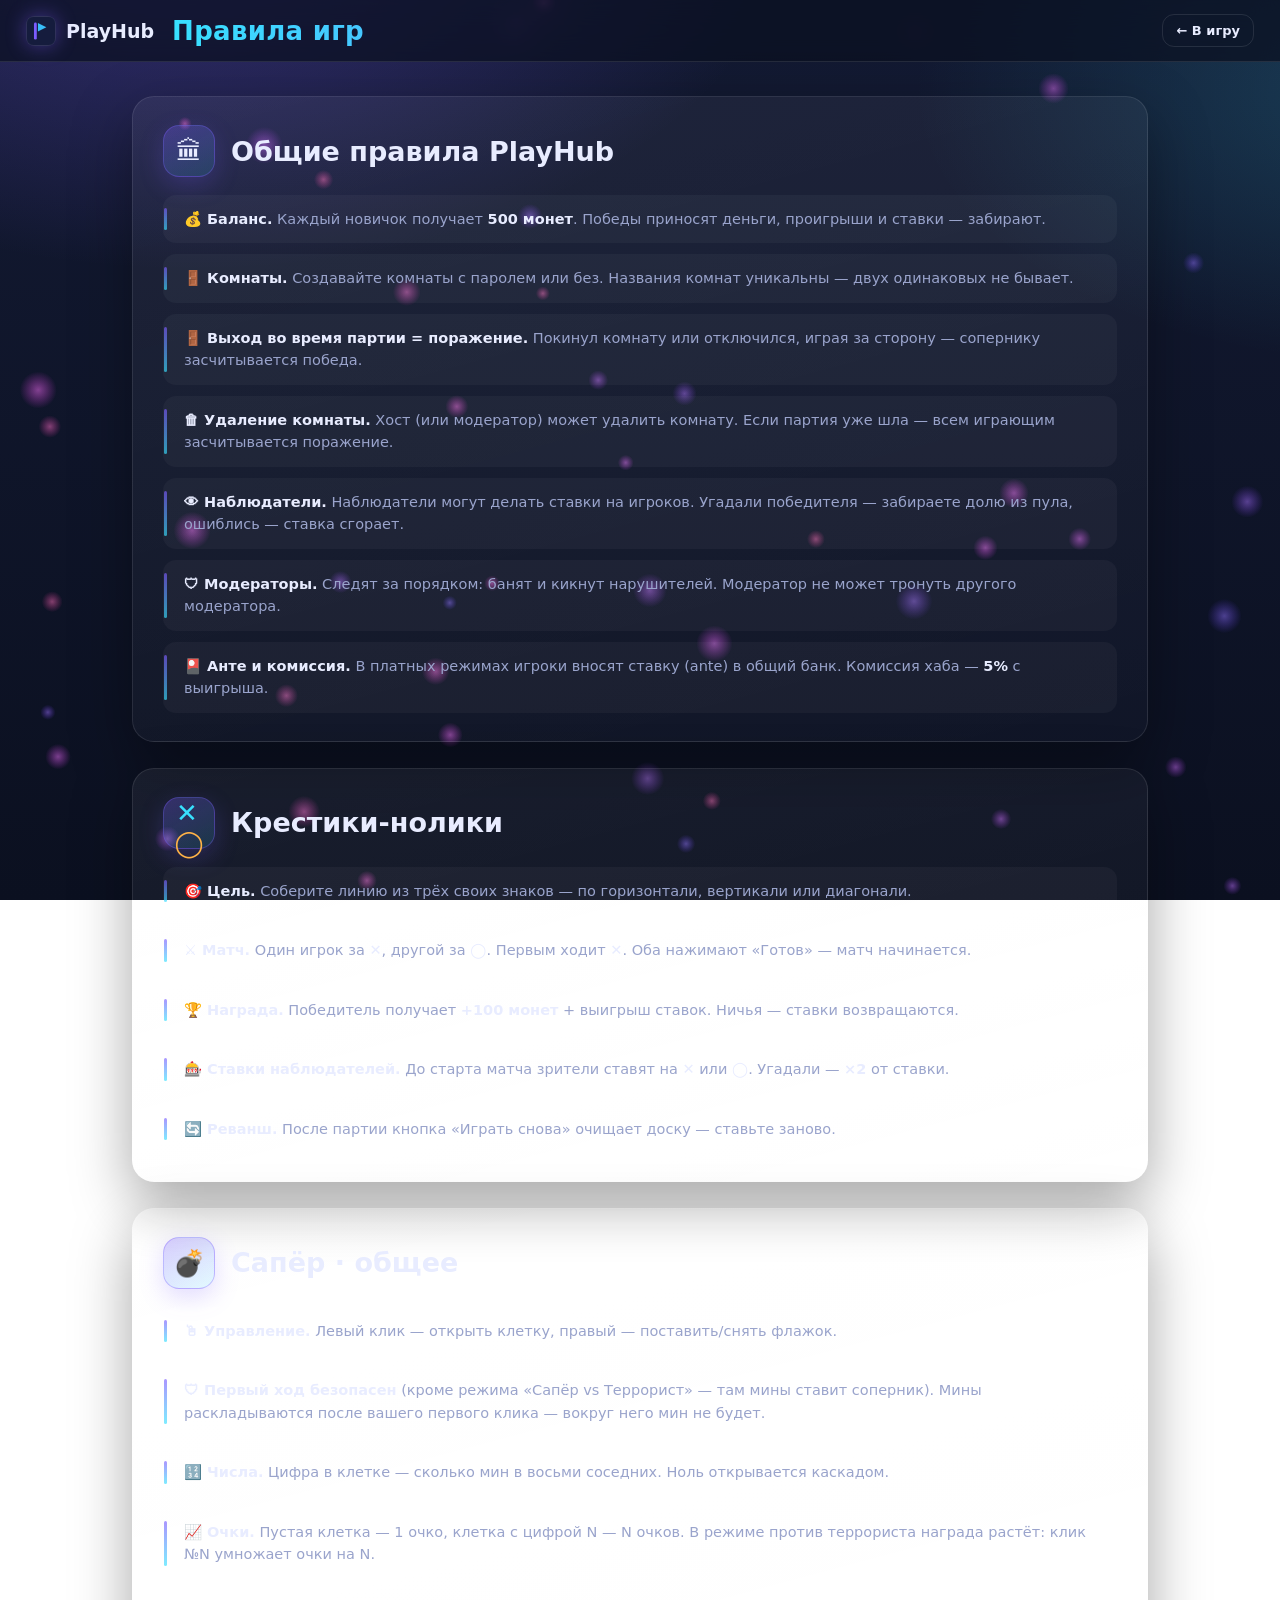
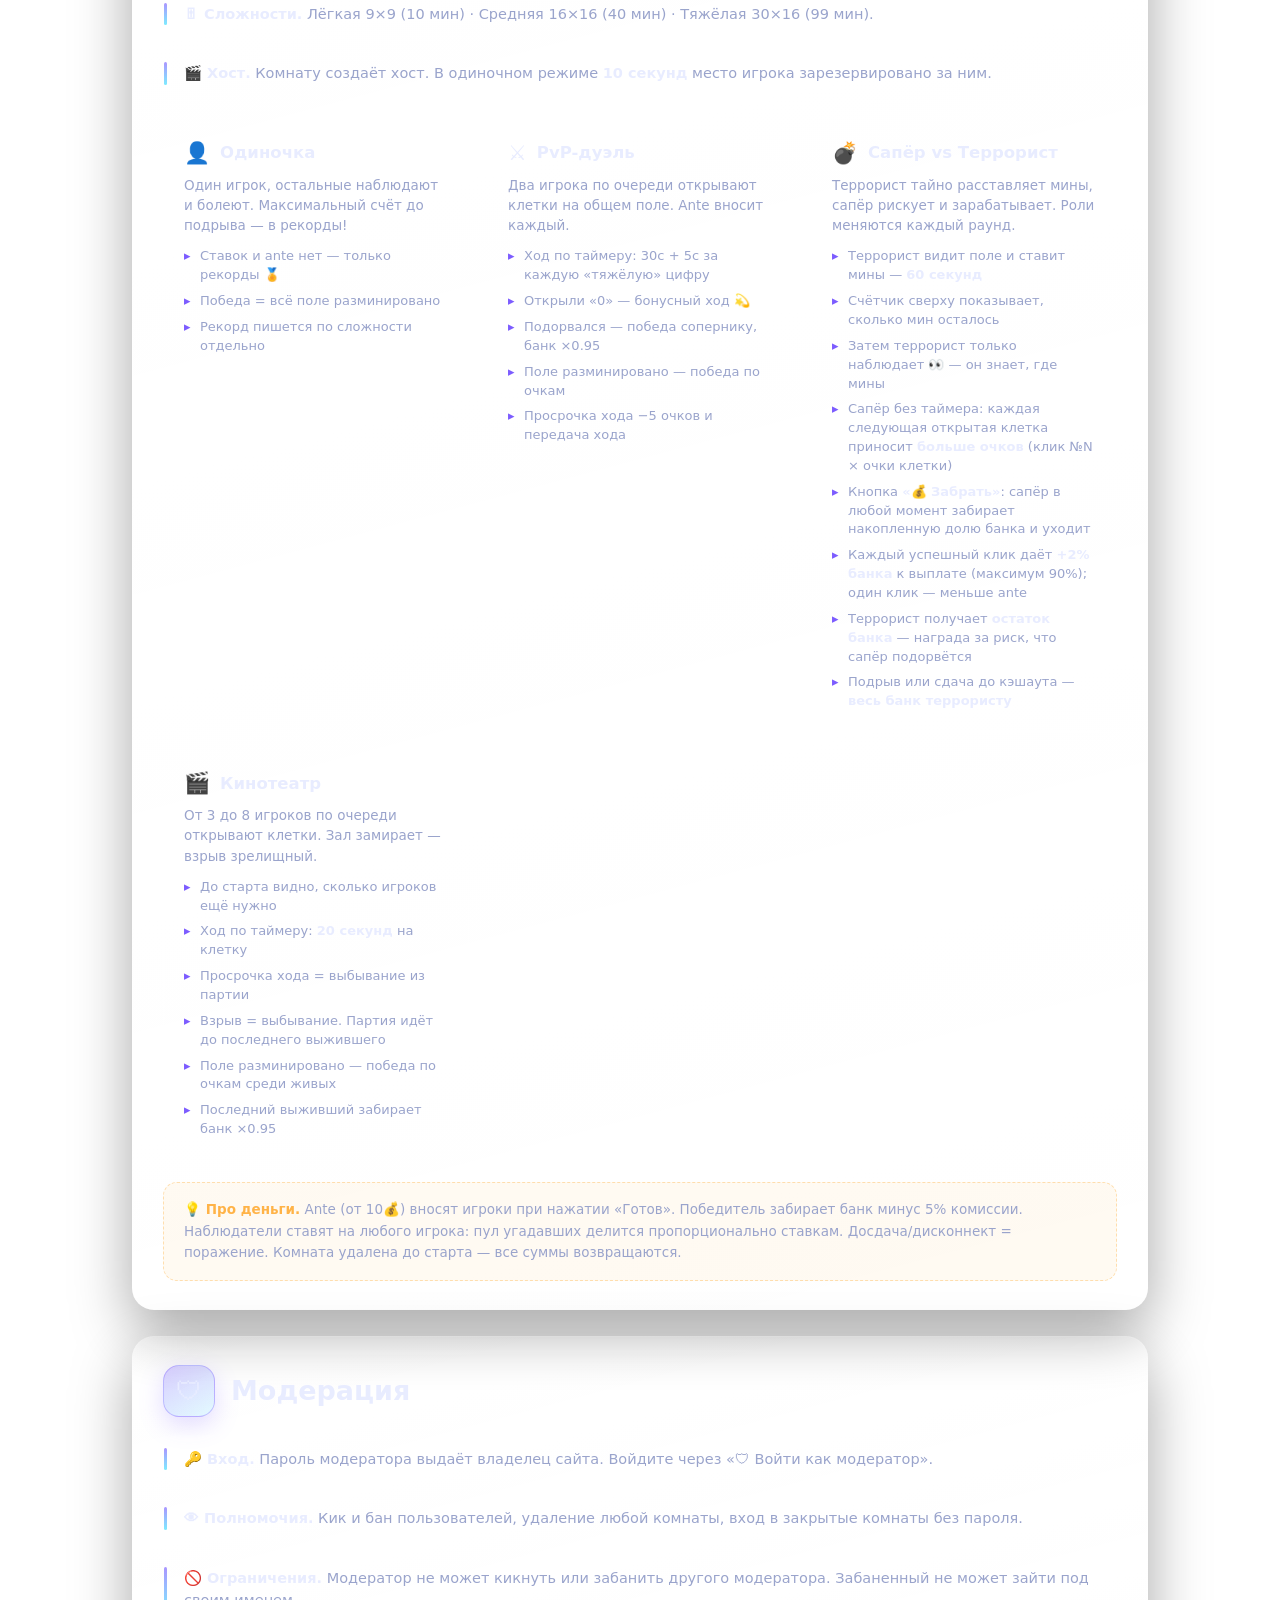
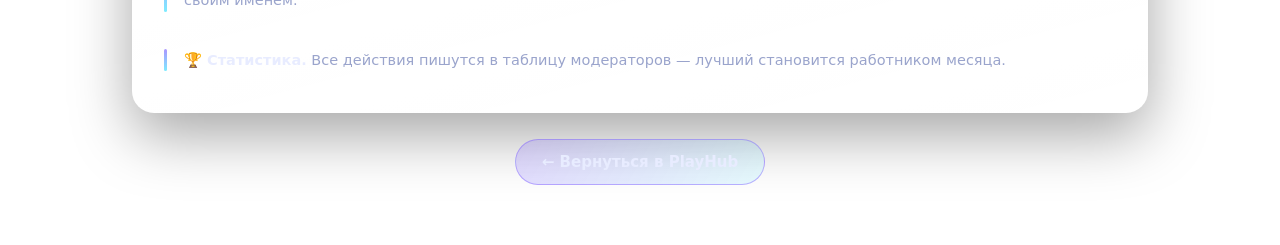
<file: wwwroot/rules.html>
<!DOCTYPE html>
<html lang="ru">
<head>
    <meta charset="utf-8" />
    <meta name="viewport" content="width=device-width, initial-scale=1" />
    <title>Правила · PlayHub</title>
    <link rel="icon" href="favicon.svg" type="image/svg+xml" />
    <link rel="stylesheet" href="css/rules.css" />
</head>
<body>

    <canvas id="bg-anim"></canvas>

    <header class="rules-topbar reveal">
        <div class="brand">
            <svg class="brand-mark" viewBox="0 0 64 64" aria-hidden="true"><rect x="1" y="1" width="62" height="62" rx="15" fill="#151c3d" stroke="#ffffff" stroke-opacity=".14" stroke-width="1.5"/><rect x="17" y="14" width="6" height="36" rx="2.8" fill="#7c5cff"/><path d="M25.4 15 L25.4 33 L43.4 24 Z" fill="#38bdf8"/></svg>
            PlayHub
        </div>
        <h1>Правила игр</h1>
        <a class="btn ghost small" href="index.html">← В игру</a>
    </header>

    <main class="rules-wrap">

        <!-- ================= ОБЩЕЕ ================= -->
        <section class="rules-card reveal" id="common">
            <div class="card-head">
                <span class="card-emoji float">🏛</span>
                <h2>Общие правила PlayHub</h2>
            </div>
            <ul class="rules-list">
                <li><b>💰 Баланс.</b> Каждый новичок получает <b>500 монет</b>. Победы приносят деньги, проигрыши и ставки — забирают.</li>
                <li><b>🚪 Комнаты.</b> Создавайте комнаты с паролем или без. Названия комнат уникальны — двух одинаковых не бывает.</li>
                <li><b>🚪 Выход во время партии = поражение.</b> Покинул комнату или отключился, играя за сторону — сопернику засчитывается победа.</li>
                <li><b>🗑 Удаление комнаты.</b> Хост (или модератор) может удалить комнату. Если партия уже шла — всем играющим засчитывается поражение.</li>
                <li><b>👁 Наблюдатели.</b> Наблюдатели могут делать ставки на игроков. Угадали победителя — забираете долю из пула, ошиблись — ставка сгорает.</li>
                <li><b>🛡 Модераторы.</b> Следят за порядком: банят и кикнут нарушителей. Модератор не может тронуть другого модератора.</li>
                <li><b>🎴 Анте и комиссия.</b> В платных режимах игроки вносят ставку (ante) в общий банк. Комиссия хаба — <b>5%</b> с выигрыша.</li>
            </ul>
        </section>

        <!-- ================= КН ================= -->
        <section class="rules-card reveal" id="tictactoe">
            <div class="card-head">
                <span class="card-emoji float"><span class="logo-x">✕</span><span class="logo-o">◯</span></span>
                <h2>Крестики-нолики</h2>
            </div>
            <ul class="rules-list">
                <li><b>🎯 Цель.</b> Соберите линию из трёх своих знаков — по горизонтали, вертикали или диагонали.</li>
                <li><b>⚔ Матч.</b> Один игрок за <b class="x-color">✕</b>, другой за <b class="o-color">◯</b>. Первым ходит <b class="x-color">✕</b>. Оба нажимают «Готов» — матч начинается.</li>
                <li><b>🏆 Награда.</b> Победитель получает <b>+100 монет</b> + выигрыш ставок. Ничья — ставки возвращаются.</li>
                <li><b>🎰 Ставки наблюдателей.</b> До старта матча зрители ставят на <b class="x-color">✕</b> или <b class="o-color">◯</b>. Угадали — <b>×2</b> от ставки.</li>
                <li><b>🔄 Реванш.</b> После партии кнопка «Играть снова» очищает доску — ставьте заново.</li>
            </ul>
        </section>

        <!-- ================= САПЁР: ОБЩЕЕ ================= -->
        <section class="rules-card reveal" id="minesweeper">
            <div class="card-head">
                <span class="card-emoji float pulse-mine">💣</span>
                <h2>Сапёр · общее</h2>
            </div>
            <ul class="rules-list">
                <li><b>🖱 Управление.</b> Левый клик — открыть клетку, правый — поставить/снять флажок.</li>
                <li><b>🛡 Первый ход безопасен</b> (кроме режима «Сапёр vs Террорист» — там мины ставит соперник). Мины раскладываются после вашего первого клика — вокруг него мин не будет.</li>
                <li><b>🔢 Числа.</b> Цифра в клетке — сколько мин в восьми соседних. Ноль открывается каскадом.</li>
                <li><b>📈 Очки.</b> Пустая клетка — 1 очко, клетка с цифрой N — N очков. В режиме против террориста награда растёт: клик №N умножает очки на N.</li>
                <li><b>🎚 Сложности.</b> Лёгкая 9×9 (10 мин) · Средняя 16×16 (40 мин) · Тяжёлая 30×16 (99 мин).</li>
                <li><b>🎬 Хост.</b> Комнату создаёт хост. В одиночном режиме <b>10 секунд</b> место игрока зарезервировано за ним.</li>
            </ul>

            <div class="mode-grid">
                <article class="mode-card solo reveal">
                    <h3><span class="m-emoji">👤</span> Одиночка</h3>
                    <p>Один игрок, остальные наблюдают и болеют. Максимальный счёт до подрыва — в рекорды!</p>
                    <ul>
                        <li>Ставок и ante нет — только рекорды 🏅</li>
                        <li>Победа = всё поле разминировано</li>
                        <li>Рекорд пишется по сложности отдельно</li>
                    </ul>
                </article>

                <article class="mode-card pvp reveal">
                    <h3><span class="m-emoji">⚔</span> PvP-дуэль</h3>
                    <p>Два игрока по очереди открывают клетки на общем поле. Ante вносит каждый.</p>
                    <ul>
                        <li>Ход по таймеру: 30с + 5с за каждую «тяжёлую» цифру</li>
                        <li>Открыли «0» — бонусный ход 💫</li>
                        <li>Подорвался — победа сопернику, банк ×0.95</li>
                        <li>Поле разминировано — победа по очкам</li>
                        <li>Просрочка хода −5 очков и передача хода</li>
                    </ul>
                </article>

                <article class="mode-card asym reveal">
                    <h3><span class="m-emoji">💣</span> Сапёр vs Террорист</h3>
                    <p>Террорист тайно расставляет мины, сапёр рискует и зарабатывает. Роли меняются каждый раунд.</p>
                    <ul>
                        <li>Террорист видит поле и ставит мины — <b>60 секунд</b></li>
                        <li>Счётчик сверху показывает, сколько мин осталось</li>
                        <li>Затем террорист только наблюдает 👀 — он знает, где мины</li>
                        <li>Сапёр без таймера: каждая следующая открытая клетка приносит <b>больше очков</b> (клик №N × очки клетки)</li>
                        <li>Кнопка <b>«💰 Забрать»</b>: сапёр в любой момент забирает накопленную долю банка и уходит</li>
                        <li>Каждый успешный клик даёт <b>+2% банка</b> к выплате (максимум 90%); один клик — меньше ante</li>
                        <li>Террорист получает <b>остаток банка</b> — награда за риск, что сапёр подорвётся</li>
                        <li>Подрыв или сдача до кэшаута — <b>весь банк террористу</b></li>
                    </ul>
                </article>

                <article class="mode-card cinema reveal">
                    <h3><span class="m-emoji">🎬</span> Кинотеатр</h3>
                    <p>От 3 до 8 игроков по очереди открывают клетки. Зал замирает — взрыв зрелищный.</p>
                    <ul>
                        <li>До старта видно, сколько игроков ещё нужно</li>
                        <li>Ход по таймеру: <b>20 секунд</b> на клетку</li>
                        <li>Просрочка хода = выбывание из партии</li>
                        <li>Взрыв = выбывание. Партия идёт до последнего выжившего</li>
                        <li>Поле разминировано — победа по очкам среди живых</li>
                        <li>Последний выживший забирает банк ×0.95</li>
                    </ul>
                </article>
            </div>

            <div class="rules-note reveal">
                <b>💡 Про деньги.</b> Ante (от 10💰) вносят игроки при нажатии «Готов». Победитель забирает банк минус 5% комиссии.
                Наблюдатели ставят на любого игрока: пул угадавших делится пропорционально ставкам.
                Досдача/дисконнект = поражение. Комната удалена до старта — все суммы возвращаются.
            </div>
        </section>

        <!-- ================= МОДЕРАЦИЯ ================= -->
        <section class="rules-card reveal" id="moderation">
            <div class="card-head">
                <span class="card-emoji spin-shield">🛡</span>
                <h2>Модерация</h2>
            </div>
            <ul class="rules-list">
                <li><b>🔑 Вход.</b> Пароль модератора выдаёт владелец сайта. Войдите через «🛡 Войти как модератор».</li>
                <li><b>👁 Полномочия.</b> Кик и бан пользователей, удаление любой комнаты, вход в закрытые комнаты без пароля.</li>
                <li><b>🚫 Ограничения.</b> Модератор не может кикнуть или забанить другого модератора. Забаненный не может зайти под своим именем.</li>
                <li><b>🏆 Статистика.</b> Все действия пишутся в таблицу модераторов — лучший становится работником месяца.</li>
            </ul>
        </section>

        <a class="rules-footer reveal" href="index.html">← Вернуться в PlayHub</a>
    </main>

    <script>
        // фон: медленно плывущие светящиеся точки
        (function () {
            const c = document.getElementById("bg-anim");
            if (!c || window.matchMedia("(prefers-reduced-motion: reduce)").matches) { if (c) c.remove(); return; }
            const ctx = c.getContext("2d");
            let w, h, dots;
            function resize() {
                w = c.width = innerWidth; h = c.height = innerHeight;
                dots = Array.from({ length: 46 }, () => ({
                    x: Math.random() * w, y: Math.random() * h,
                    r: 1 + Math.random() * 2.2,
                    vx: (Math.random() - .5) * .25, vy: (Math.random() - .5) * .25,
                    hue: 250 + Math.random() * 80
                }));
            }
            resize();
            addEventListener("resize", resize);
            (function frame() {
                ctx.clearRect(0, 0, w, h);
                for (const d of dots) {
                    d.x += d.vx; d.y += d.vy;
                    if (d.x < -20) d.x = w + 20; if (d.x > w + 20) d.x = -20;
                    if (d.y < -20) d.y = h + 20; if (d.y > h + 20) d.y = -20;
                    const g = ctx.createRadialGradient(d.x, d.y, 0, d.x, d.y, d.r * 6);
                    g.addColorStop(0, "hsla(" + d.hue + ",90%,70%,.5)");
                    g.addColorStop(1, "hsla(" + d.hue + ",90%,60%,0)");
                    ctx.fillStyle = g;
                    ctx.beginPath();
                    ctx.arc(d.x, d.y, d.r * 6, 0, Math.PI * 2);
                    ctx.fill();
                }
                requestAnimationFrame(frame);
            })();
        })();

        // плавное появление карточек при скролле
        (function () {
            const items = document.querySelectorAll(".reveal");
            if (!("IntersectionObserver" in window)) {
                items.forEach(el => el.classList.add("in"));
                return;
            }
            const io = new IntersectionObserver((entries) => {
                entries.forEach((e, i) => {
                    if (e.isIntersecting) {
                        setTimeout(() => e.target.classList.add("in"), i * 90);
                        io.unobserve(e.target);
                    }
                });
            }, { threshold: 0.12 });
            items.forEach(el => io.observe(el));
        })();
    </script>
</body>
</html>
</file>
<file: wwwroot/css/rules.css>
:root {
    --bg: #0b1020;
    --bg-2: #131a33;
    --panel-border: rgba(255, 255, 255, 0.10);
    --text: #e8ecff;
    --muted: #9aa4cc;
    --x: #38e1ff;
    --o: #ffb347;
    --accent: #7c5cff;
    --ok: #3ddc97;
    --danger: #ff6b81;
}

* { box-sizing: border-box; }

html, body {
    margin: 0;
    padding: 0;
    min-height: 100%;
    font-family: "Segoe UI", system-ui, -apple-system, sans-serif;
    color: var(--text);
    background:
        radial-gradient(1000px 600px at 15% -10%, rgba(124, 92, 255, .35), transparent 60%),
        radial-gradient(900px 500px at 110% 10%, rgba(56, 225, 255, .18), transparent 55%),
        linear-gradient(180deg, var(--bg-2), var(--bg));
    background-attachment: fixed;
}

#bg-anim {
    position: fixed;
    inset: 0;
    width: 100%;
    height: 100%;
    pointer-events: none;
    z-index: 0;
}

/* ------------------------------- топбар ---------------------------------- */

.rules-topbar {
    position: sticky;
    top: 0;
    z-index: 10;
    display: flex;
    align-items: center;
    gap: 18px;
    padding: 14px 26px;
    background: rgba(11, 16, 32, .72);
    backdrop-filter: blur(14px);
    border-bottom: 1px solid var(--panel-border);
}

.rules-topbar h1 {
    flex: 1;
    margin: 0;
    font-size: clamp(18px, 3vw, 26px);
    font-weight: 700;
    letter-spacing: .3px;
    background: linear-gradient(90deg, var(--x), var(--accent), var(--o));
    -webkit-background-clip: text;
    background-clip: text;
    -webkit-text-fill-color: transparent;
    animation: titleShine 6s linear infinite;
    background-size: 200% 100%;
}

@keyframes titleShine { to { background-position: 200% 0; } }

.brand {
    display: flex;
    align-items: center;
    gap: 10px;
    font-weight: 800;
    font-size: 19px;
    white-space: nowrap;
}

.brand-mark {
    width: 30px;
    height: 30px;
    border-radius: 8px;
    filter: drop-shadow(0 0 10px rgba(124,92,255,.45));
}
.logo-x { color: var(--x); }
.logo-o { color: var(--o); }

/* -------------------------------- кнопки --------------------------------- */

.btn {
    display: inline-flex;
    align-items: center;
    justify-content: center;
    gap: 8px;
    padding: 10px 16px;
    border-radius: 12px;
    border: 1px solid var(--panel-border);
    background: rgba(255, 255, 255, .06);
    color: var(--text);
    font-size: 14px;
    font-weight: 600;
    text-decoration: none;
    cursor: pointer;
    transition: transform .18s, background .18s, border-color .18s, box-shadow .18s;
}
.btn:hover {
    transform: translateY(-2px);
    background: rgba(255, 255, 255, .10);
    border-color: var(--accent);
    box-shadow: 0 10px 26px rgba(124, 92, 255, .25);
}
.btn.small { padding: 8px 13px; font-size: 13px; }
.btn.ghost { background: transparent; }

/* ------------------------------ контент ---------------------------------- */

.rules-wrap {
    position: relative;
    z-index: 1;
    max-width: 1060px;
    margin: 0 auto;
    padding: 34px 22px 60px;
    display: grid;
    gap: 26px;
}

.rules-card {
    border-radius: 22px;
    padding: 28px 30px;
    background: linear-gradient(165deg, rgba(255, 255, 255, .055), rgba(255, 255, 255, .02));
    border: 1px solid var(--panel-border);
    box-shadow: 0 22px 60px rgba(0, 0, 0, .35);
    transition: border-color .25s, box-shadow .25s, transform .25s;
}
.rules-card:hover {
    border-color: rgba(124, 92, 255, .45);
    box-shadow: 0 26px 70px rgba(124, 92, 255, .18);
    transform: translateY(-2px);
}

.card-head {
    display: flex;
    align-items: center;
    gap: 16px;
    margin-bottom: 18px;
}
.card-head h2 { margin: 0; font-size: clamp(20px, 3vw, 27px); font-weight: 800; }

.card-emoji {
    display: inline-grid;
    place-items: center;
    width: 52px;
    height: 52px;
    font-size: 26px;
    border-radius: 16px;
    background: linear-gradient(150deg, rgba(124, 92, 255, .30), rgba(56, 225, 255, .14));
    border: 1px solid rgba(124, 92, 255, .35);
    box-shadow: 0 8px 24px rgba(124, 92, 255, .22);
}
.card-emoji .logo-x { margin-right: 4px; }

.float { animation: floaty 4.2s ease-in-out infinite; }
@keyframes floaty {
    0%, 100% { transform: translateY(0) rotate(-3deg); }
    50% { transform: translateY(-7px) rotate(3deg); }
}
.pulse-mine { animation: minePulse 2.6s ease-in-out infinite; }
@keyframes minePulse {
    0%, 100% { box-shadow: 0 8px 24px rgba(255, 107, 129, .20); }
    50% { box-shadow: 0 8px 34px rgba(255, 107, 129, .55); }
}
.spin-shield { animation: shieldSpin 7s ease-in-out infinite; }
@keyframes shieldSpin {
    0%, 82%, 100% { transform: rotate(0); }
    88% { transform: rotate(-14deg); }
    94% { transform: rotate(10deg); }
}

/* ------------------------------- списки ---------------------------------- */

.rules-list {
    list-style: none;
    margin: 0;
    padding: 0;
    display: grid;
    gap: 11px;
}
.rules-list li {
    position: relative;
    padding: 12px 16px 12px 20px;
    border-radius: 13px;
    background: rgba(255, 255, 255, .035);
    border: 1px solid transparent;
    font-size: 14.5px;
    line-height: 1.55;
    color: var(--muted);
    transition: background .2s, border-color .2s, transform .2s;
}
.rules-list li::before {
    content: "";
    position: absolute;
    left: 0;
    top: 12px;
    bottom: 12px;
    width: 3px;
    border-radius: 3px;
    background: linear-gradient(180deg, var(--accent), var(--x));
    opacity: .65;
}
.rules-list li:hover {
    background: rgba(124, 92, 255, .09);
    border-color: rgba(124, 92, 255, .3);
    transform: translateX(4px);
}
.rules-list b { color: var(--text); }
.x-color { color: var(--x); }
.o-color { color: var(--o); }

/* --------------------------- карточки режимов ----------------------------- */

.mode-grid {
    display: grid;
    grid-template-columns: repeat(auto-fit, minmax(240px, 1fr));
    gap: 18px;
    margin-top: 22px;
}

.mode-card {
    border-radius: 18px;
    padding: 20px;
    background: rgba(255, 255, 255, .035);
    border: 1px solid var(--panel-border);
    transition: transform .22s, border-color .22s, box-shadow .22s;
}
.mode-card:hover {
    transform: translateY(-5px);
    box-shadow: 0 18px 44px rgba(0, 0, 0, .4);
}
.mode-card.solo:hover { border-color: rgba(61, 220, 151, .5); box-shadow: 0 18px 44px rgba(61, 220, 151, .14); }
.mode-card.pvp:hover { border-color: rgba(56, 225, 255, .5); box-shadow: 0 18px 44px rgba(56, 225, 255, .14); }
.mode-card.asym:hover { border-color: rgba(255, 107, 129, .5); box-shadow: 0 18px 44px rgba(255, 107, 129, .14); }
.mode-card.cinema:hover { border-color: rgba(255, 179, 71, .5); box-shadow: 0 18px 44px rgba(255, 179, 71, .14); }

.mode-card h3 {
    display: flex;
    align-items: center;
    gap: 10px;
    margin: 0 0 10px;
    font-size: 16.5px;
    font-weight: 700;
}
.m-emoji { font-size: 21px; animation: floaty 5s ease-in-out infinite; }
.mode-card p { margin: 0 0 12px; font-size: 13.5px; line-height: 1.5; color: var(--muted); }
.mode-card ul {
    list-style: none;
    margin: 0;
    padding: 0;
    display: grid;
    gap: 7px;
    font-size: 13px;
    color: var(--muted);
}
.mode-card ul li { padding-left: 16px; position: relative; line-height: 1.45; }
.mode-card ul li::before {
    content: "▸";
    position: absolute;
    left: 0;
    color: var(--accent);
}
.mode-card b { color: var(--text); }

/* ------------------------------- примечание ------------------------------- */

.rules-note {
    margin-top: 22px;
    padding: 16px 20px;
    border-radius: 14px;
    border: 1px dashed rgba(255, 179, 71, .4);
    background: rgba(255, 179, 71, .07);
    font-size: 13.5px;
    line-height: 1.6;
    color: var(--muted);
}
.rules-note b { color: var(--o); }

.rules-footer {
    justify-self: center;
    text-decoration: none;
    color: var(--text);
    font-weight: 700;
    font-size: 15px;
    padding: 13px 26px;
    border-radius: 999px;
    border: 1px solid rgba(124, 92, 255, .45);
    background: linear-gradient(120deg, rgba(124, 92, 255, .22), rgba(56, 225, 255, .12));
    transition: transform .2s, box-shadow .2s;
}
.rules-footer:hover {
    transform: translateY(-3px);
    box-shadow: 0 16px 40px rgba(124, 92, 255, .35);
}

/* ------------------------- появление при скролле --------------------------- */

.reveal {
    opacity: 0;
    transform: translateY(26px);
    transition: opacity .6s ease, transform .6s cubic-bezier(.2, .8, .3, 1);
}
.reveal.in { opacity: 1; transform: none; }

@media (prefers-reduced-motion: reduce) {
    *, *::before, *::after { animation: none !important; transition: none !important; }
    .reveal { opacity: 1; transform: none; }
}

@media (max-width: 640px) {
    .rules-topbar { flex-wrap: wrap; padding: 12px 16px; }
    .rules-wrap { padding: 22px 14px 46px; }
    .rules-card { padding: 20px 16px; }
    .card-head { gap: 12px; }
    .card-emoji { width: 44px; height: 44px; font-size: 22px; }
}
</file>
